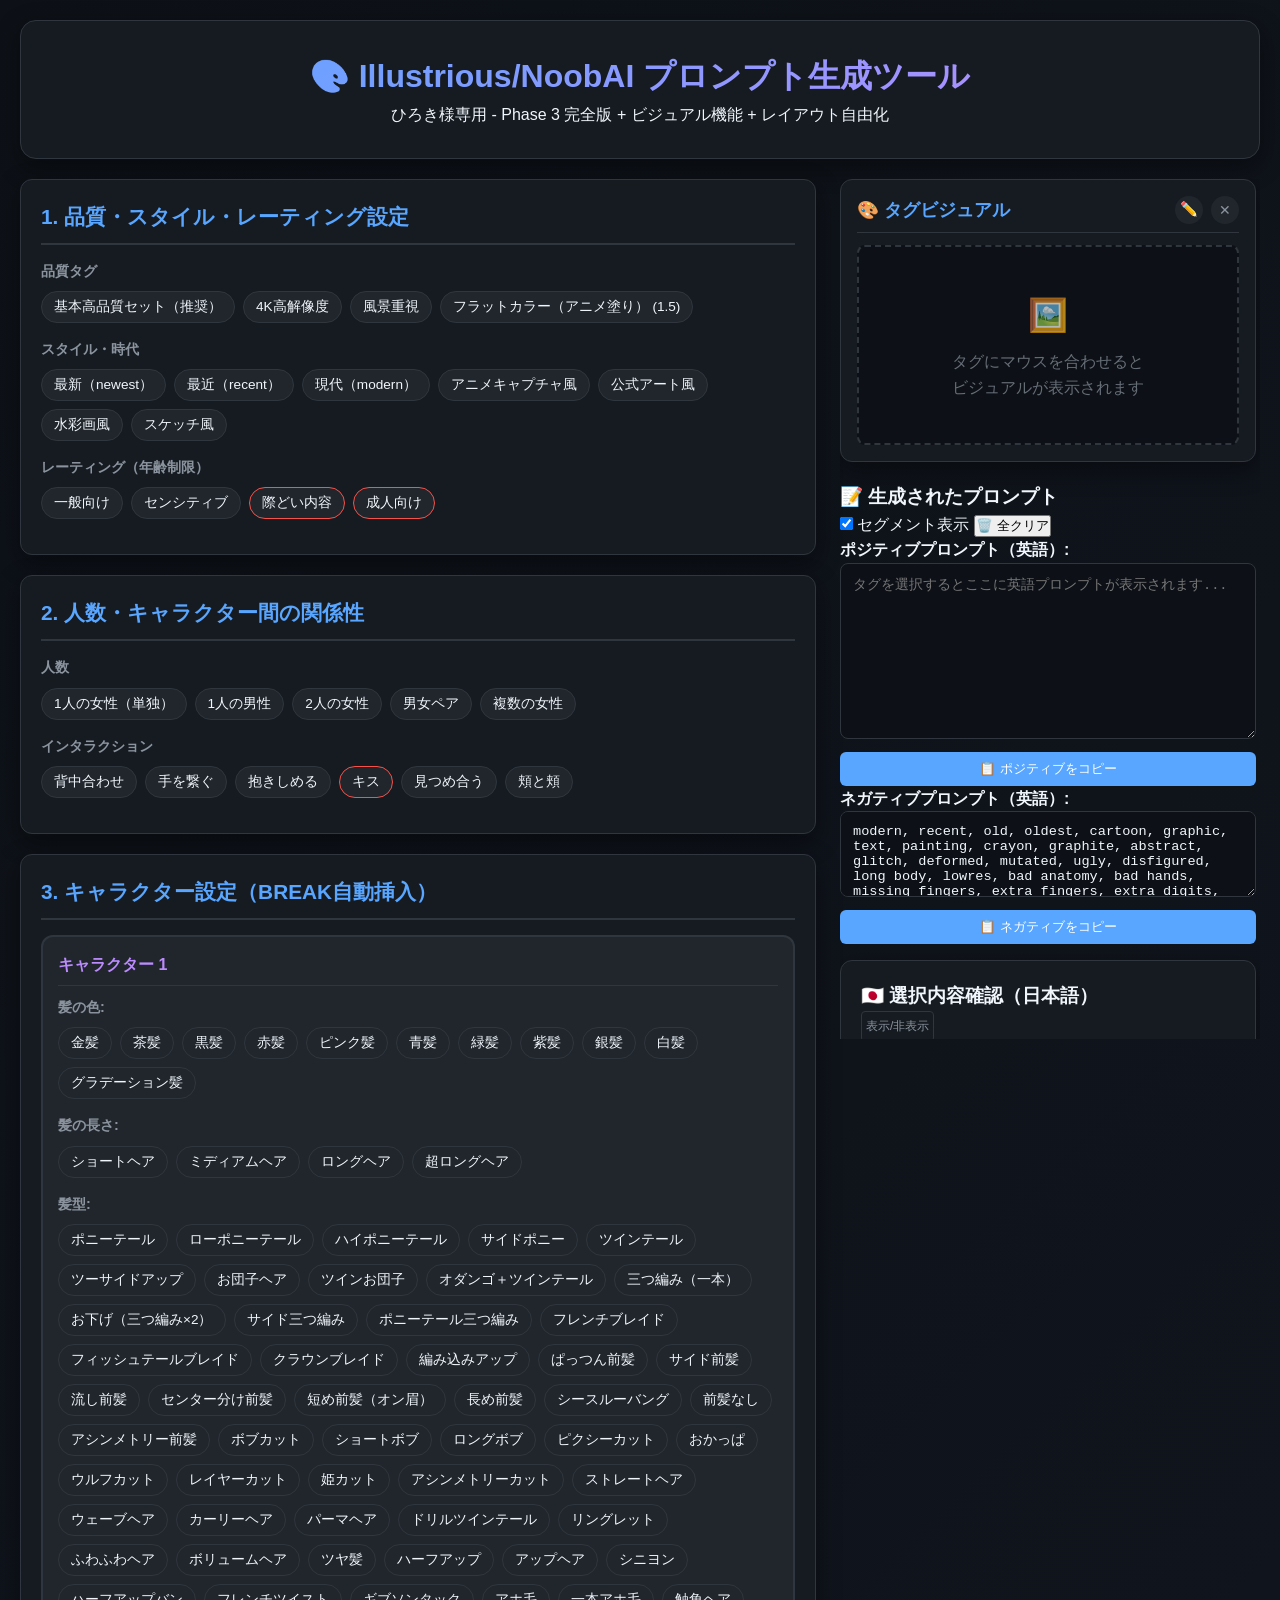
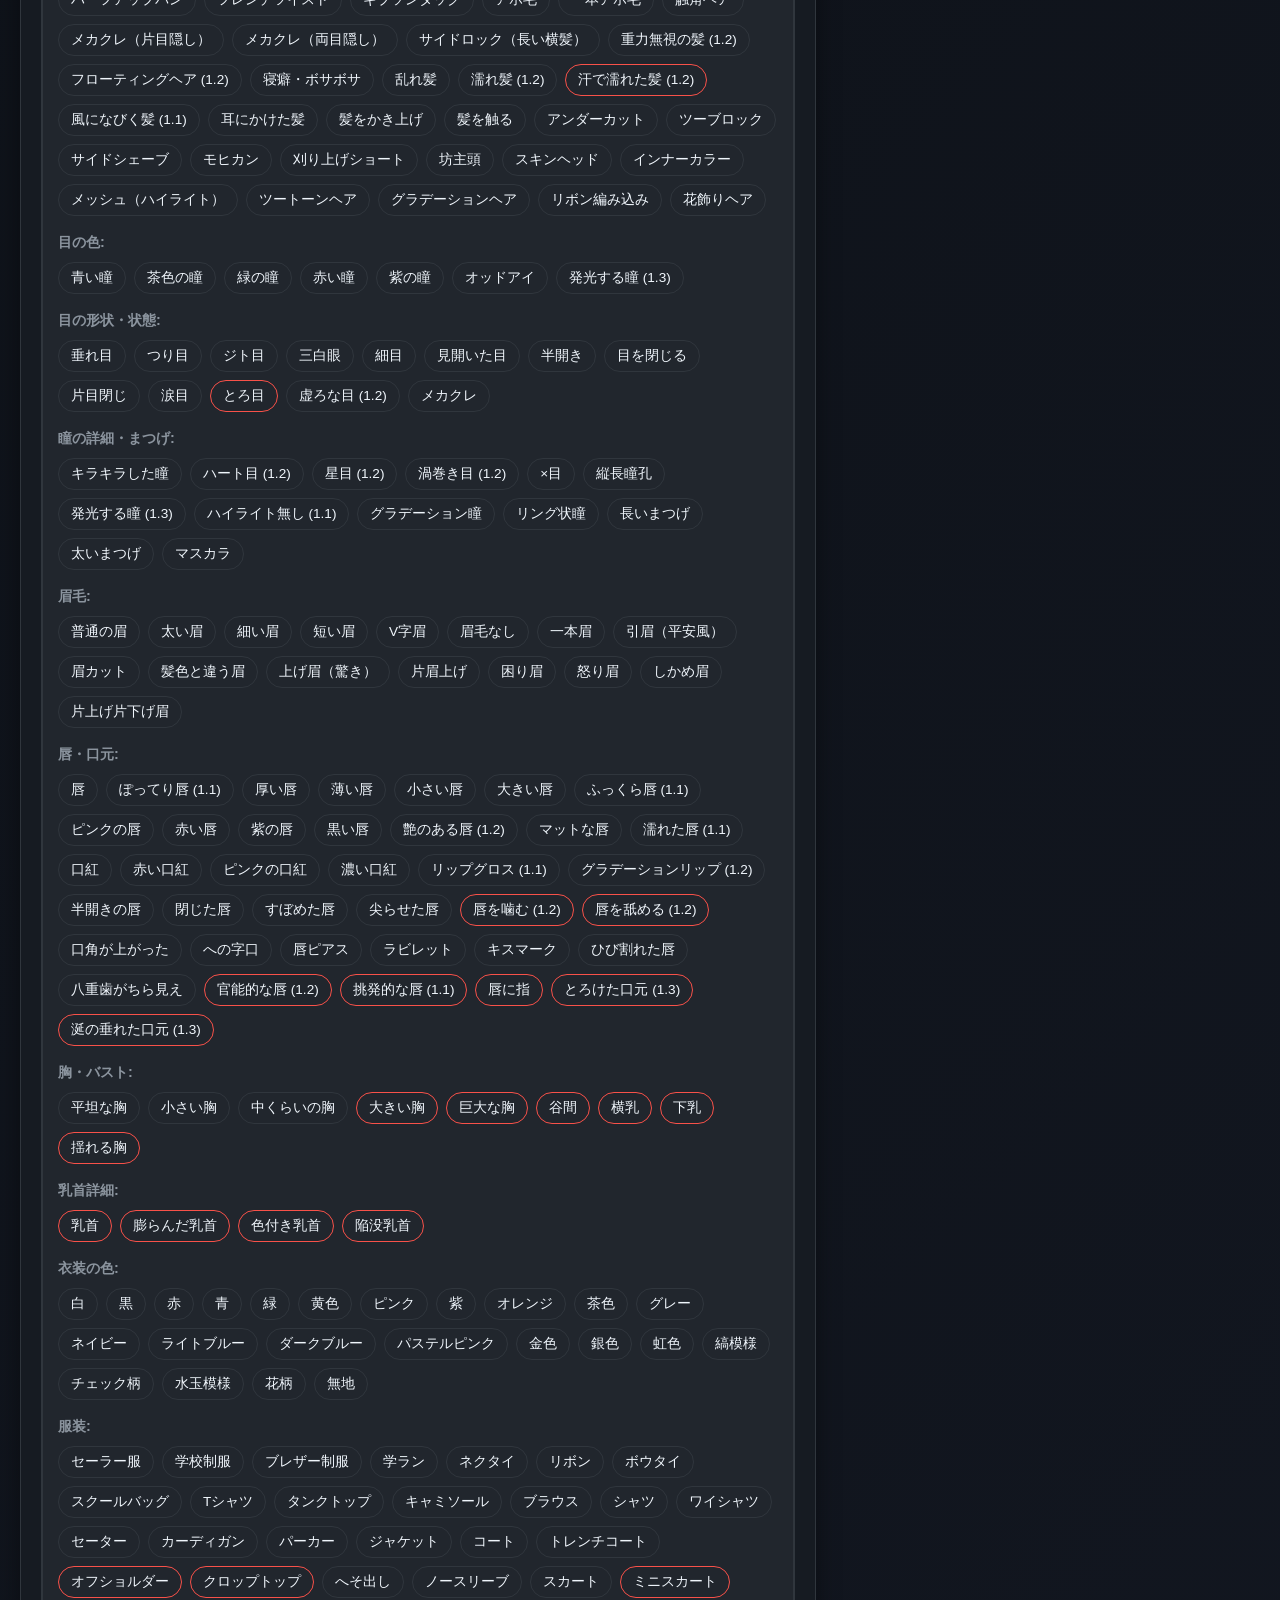
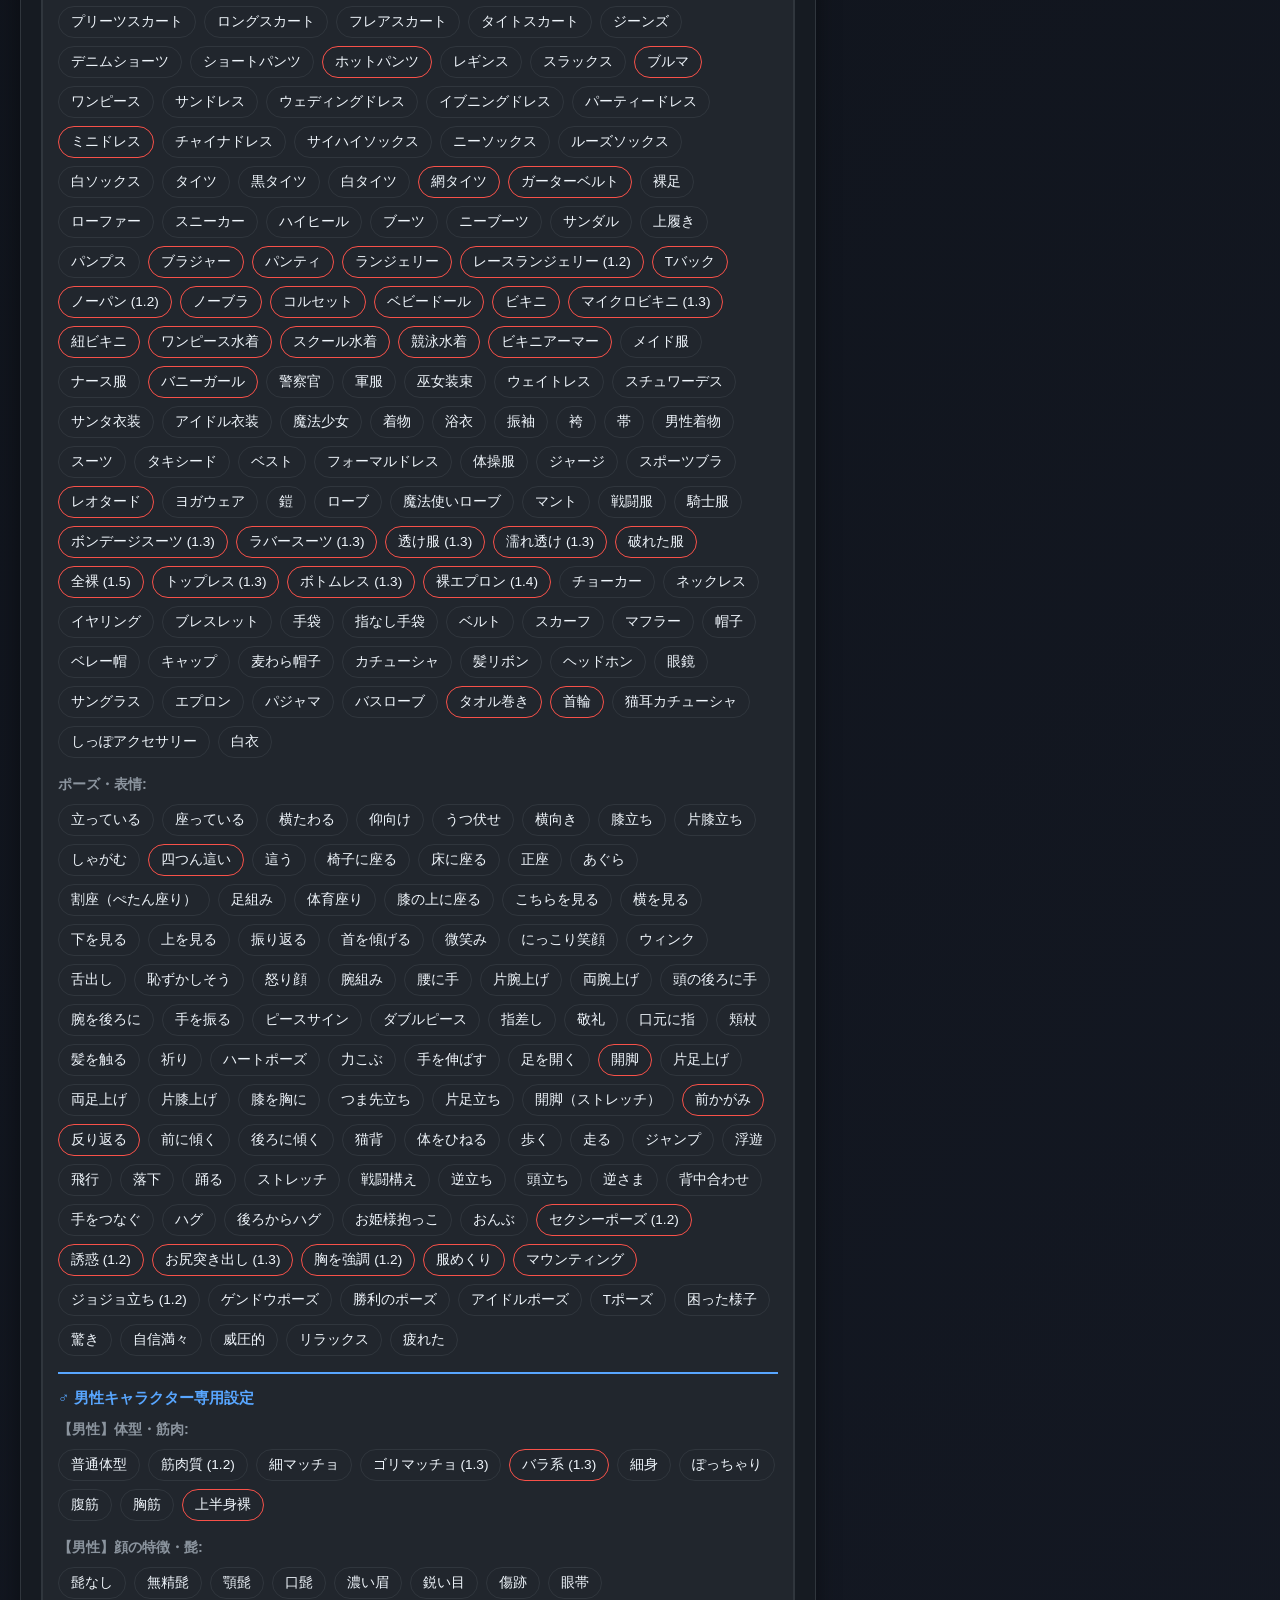
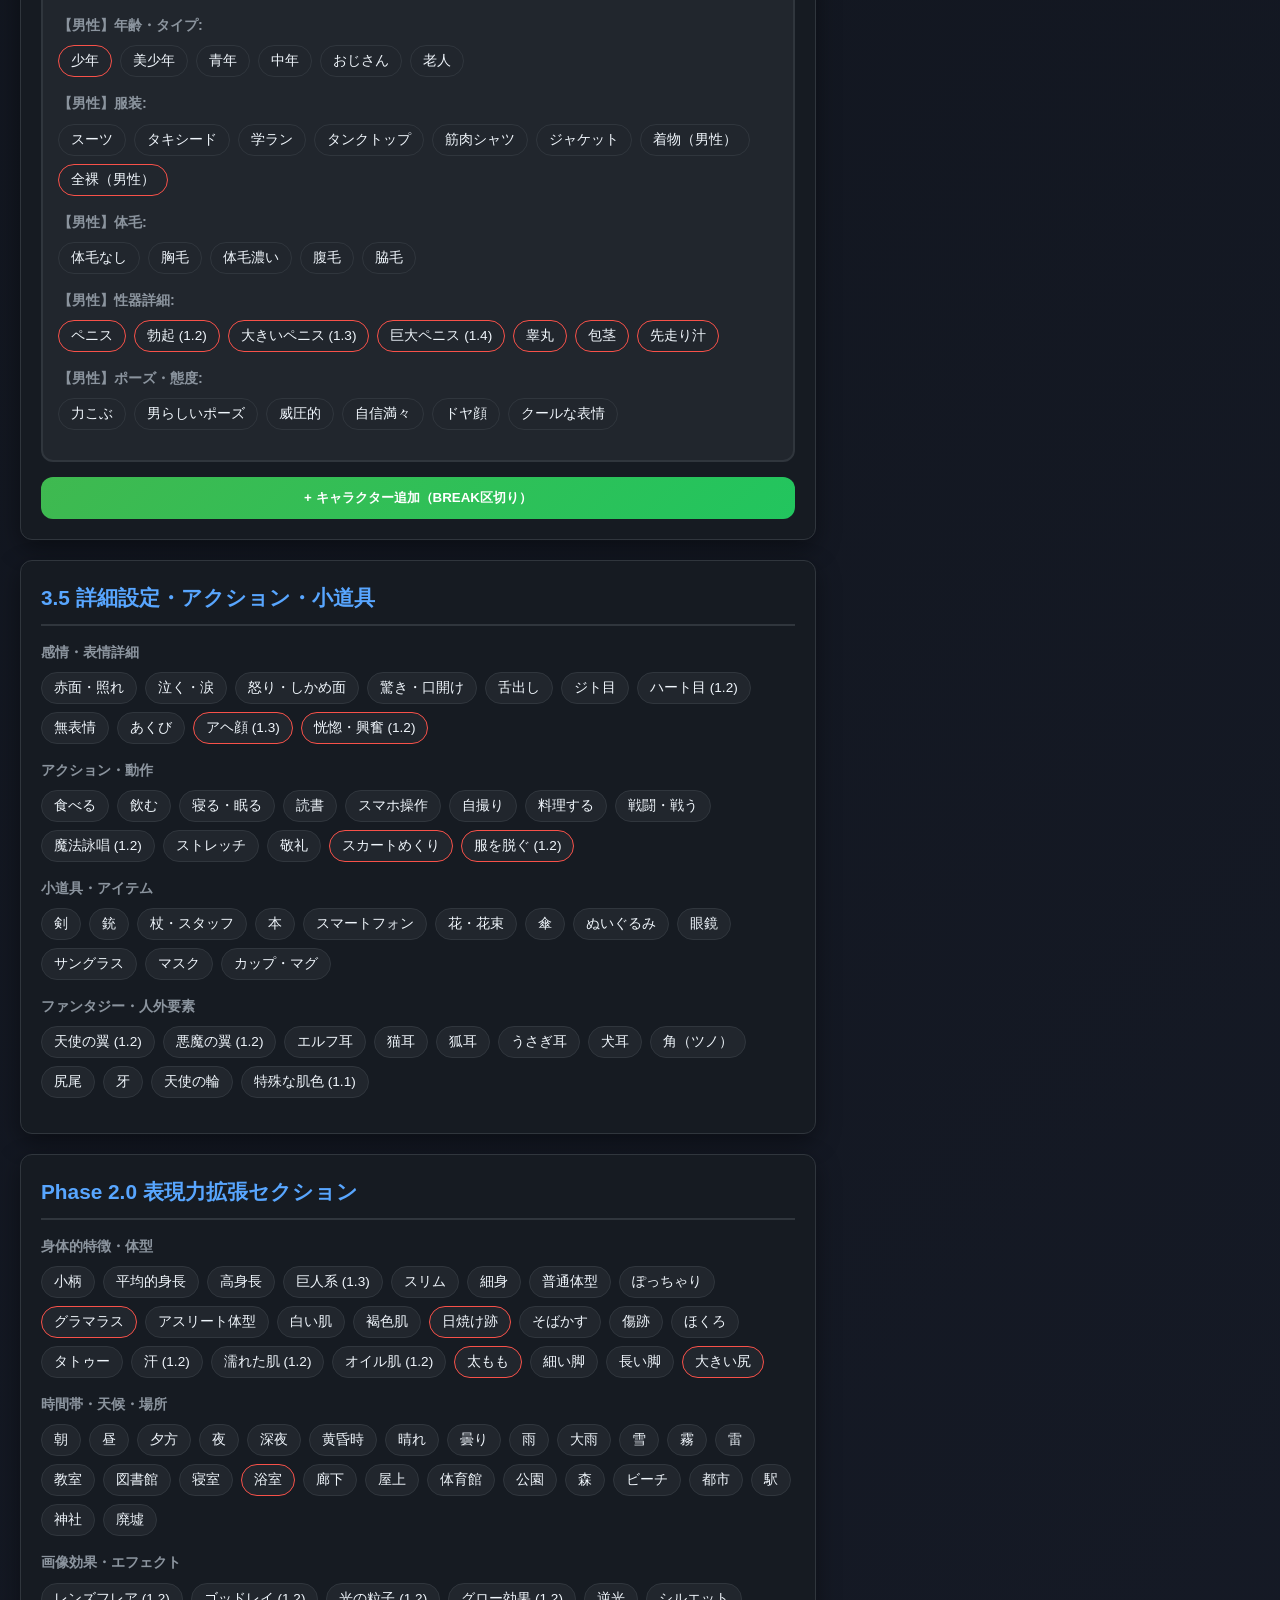
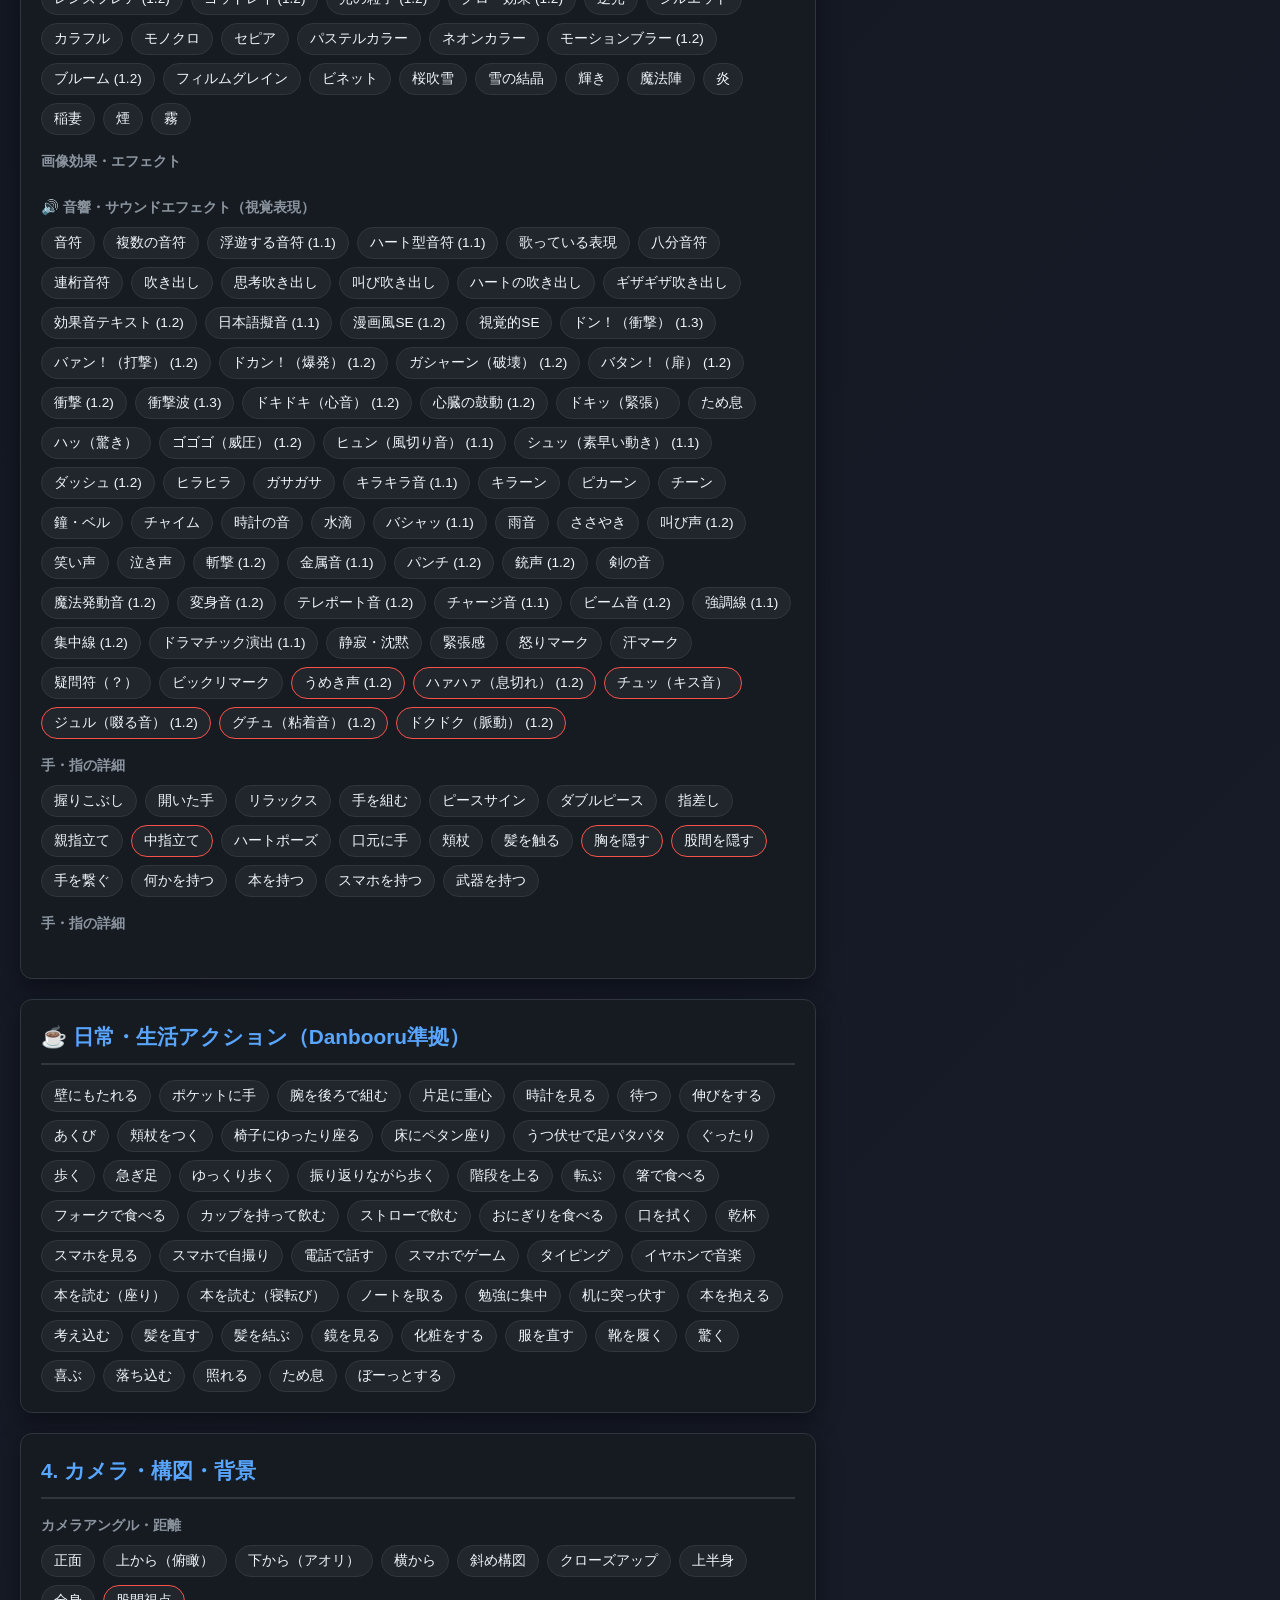
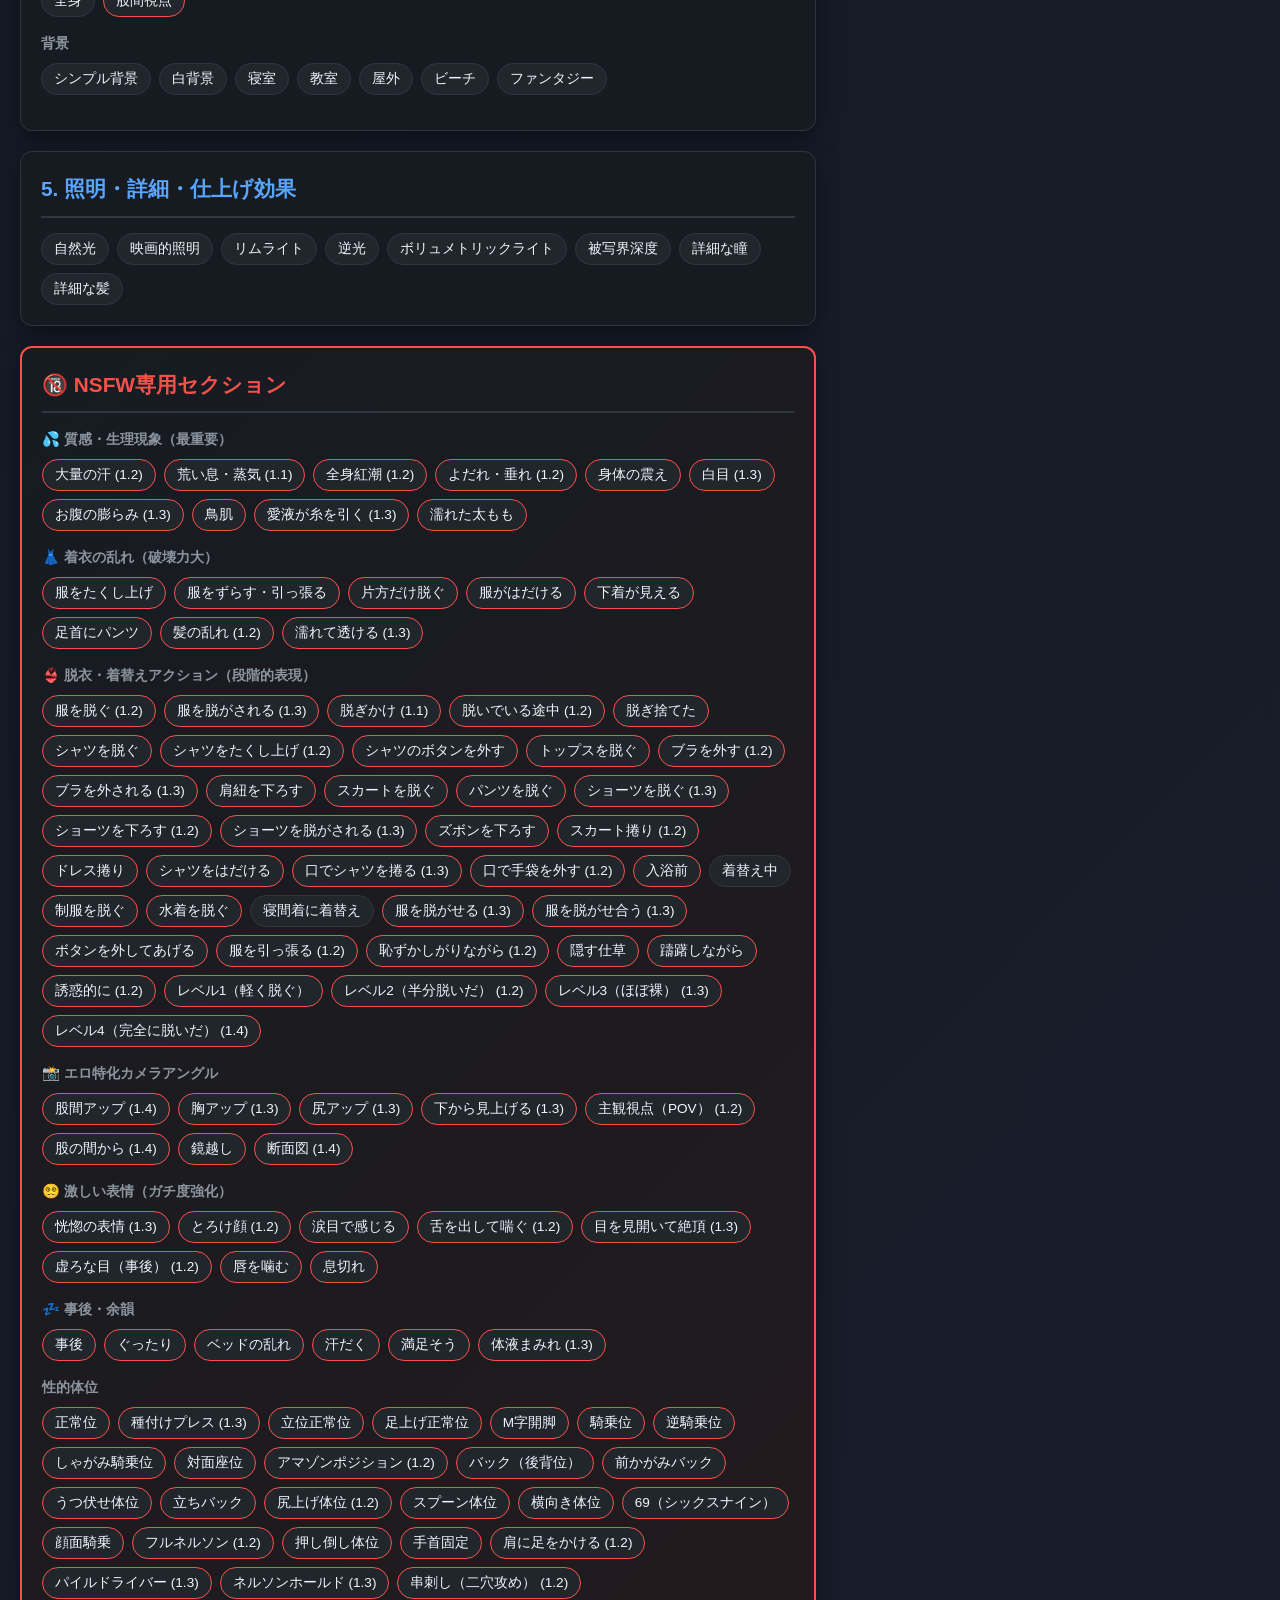
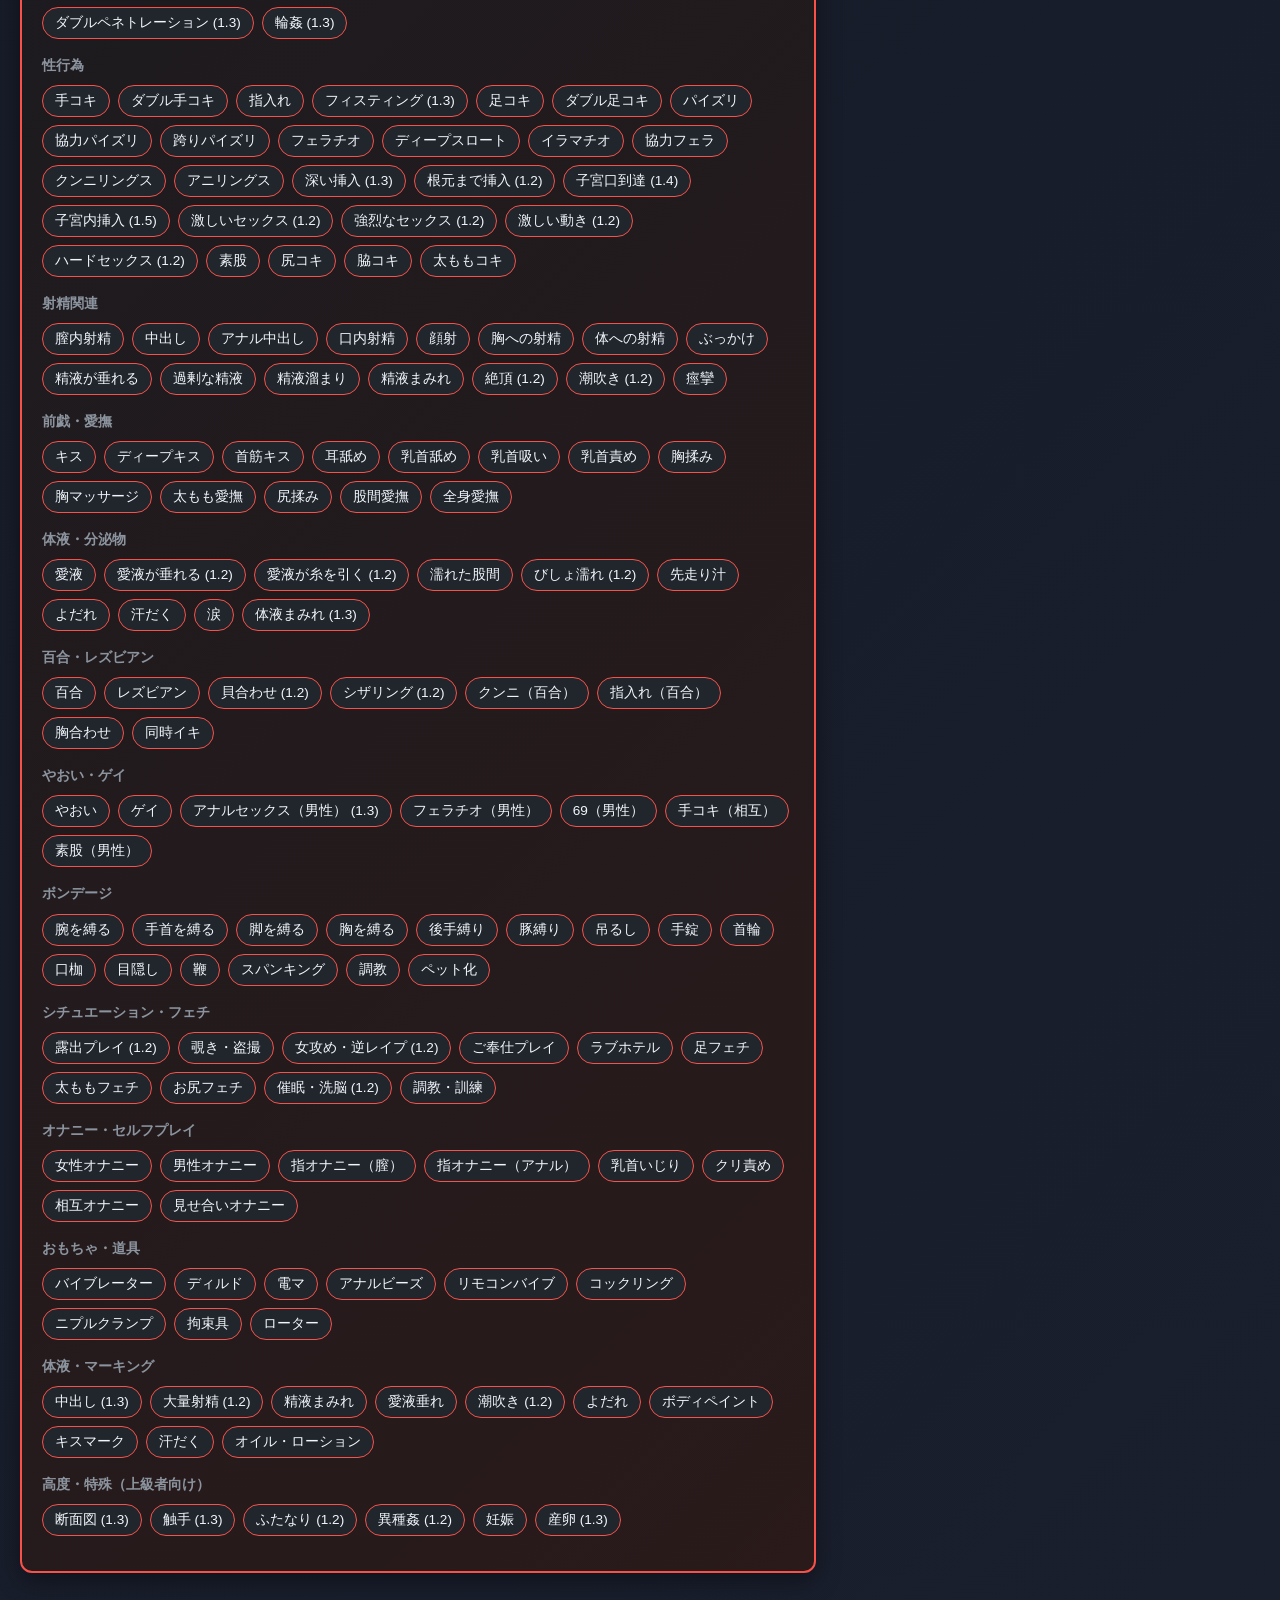
<file: index.html>
<!DOCTYPE html>
<html lang="ja">

<head>
    <meta charset="UTF-8">
    <meta name="viewport" content="width=device-width, initial-scale=1.0">
    <title>Illustrious/NoobAI プロンプト生成ツール</title>
    <link rel="stylesheet" href="style.css">
</head>

<body>
    <div class="container">
        <!-- ヘッダー -->
        <header class="header">
            <h1>🎨 Illustrious/NoobAI プロンプト生成ツール</h1>
            <p>ひろき様専用 - Phase 3 完全版 + ビジュアル機能 + レイアウト自由化</p>
            
        </header>

        <!-- メイン2カラムレイアウト -->
        <div class="main-layout">

            <!-- 左カラム：タグ選択エリア（★ソート可能） -->
            <div class="left-column" id="left-sortable">

                <!-- 1. 品質・スタイル・評価 -->
                <section class="card" id="section-1">
                    <h2>1. 品質・スタイル・レーティング設定</h2>
                    <div class="subsection">
                        <h3>品質タグ</h3>
                        <div id="quality-tags" class="tag-container"></div>
                    </div>
                    <div class="subsection">
                        <h3>スタイル・時代</h3>
                        <div id="style-tags" class="tag-container"></div>
                    </div>
                    <div class="subsection">
                        <h3>レーティング（年齢制限）</h3>
                        <div id="rating-tags" class="tag-container"></div>
                    </div>
                </section>

                <!-- 2. 人数とインタラクション -->
                <section class="card" id="section-2">
                    <h2>2. 人数・キャラクター間の関係性</h2>
                    <div class="subsection">
                        <h3>人数</h3>
                        <div id="count-tags" class="tag-container"></div>
                    </div>
                    <div class="subsection">
                        <h3>インタラクション</h3>
                        <div id="interaction-tags" class="tag-container"></div>
                    </div>
                </section>

                <!-- 3. キャラクター管理 -->
                <section class="card" id="section-3">
                    <h2>3. キャラクター設定（BREAK自動挿入）</h2>
                    <div id="characters-wrapper"></div>
                    <button id="add-character" class="add-btn">+ キャラクター追加（BREAK区切り）</button>
                </section>

                <!-- 3.5 Danbooru拡張セクション -->
                <section class="card" id="section-danbooru">
                    <h2>3.5 詳細設定・アクション・小道具</h2>

                    <div class="subsection">
                        <h3>感情・表情詳細</h3>
                        <div id="emotions-tags" class="tag-container"></div>
                    </div>

                    <div class="subsection">
                        <h3>アクション・動作</h3>
                        <div id="actions-tags" class="tag-container"></div>
                    </div>

                    <div class="subsection">
                        <h3>小道具・アイテム</h3>
                        <div id="props-tags" class="tag-container"></div>
                    </div>

                    <div class="subsection">
                        <h3>ファンタジー・人外要素</h3>
                        <div id="fantasy-tags" class="tag-container"></div>
                    </div>
                </section>

                <!-- Phase 2.0 拡張セクション -->
                <section class="card" id="section-phase2">
                    <h2>Phase 2.0 表現力拡張セクション</h2>

                    <div class="subsection">
                        <h3>身体的特徴・体型</h3>
                        <div id="body-features-tags" class="tag-container"></div>
                    </div>

                    <div class="subsection">
                        <h3>時間帯・天候・場所</h3>
                        <div id="environment-tags" class="tag-container"></div>
                    </div>

                    <div class="subsection">
                        <h3>画像効果・エフェクト</h3>
                        <div id="visual-effects-tags" class="tag-container"></div>
                    </div>

                    <!-- 既存の画像効果・エフェクト -->
<div class="subsection">
    <h3>画像効果・エフェクト</h3>
    <div id="visual-effects-tags" class="tag-container"></div>
</div>

<!-- ★ 音響・サウンドエフェクトを追加（ここから） -->
<div class="subsection">
    <h3>🔊 音響・サウンドエフェクト（視覚表現）</h3>
    <div id="sound-effects-tags" class="tag-container"></div>
</div>
<!-- ★ ここまで追加 -->

<!-- 既存の手・指の詳細 -->
<div class="subsection">
    <h3>手・指の詳細</h3>
    <div id="hand-details-tags" class="tag-container"></div>
</div>


                    <div class="subsection">
                        <h3>手・指の詳細</h3>
                        <div id="hand-details-tags" class="tag-container"></div>
                    </div>
                </section>

                <!-- 日常・生活ポーズセクション -->
                <section class="card" id="section-daily-life">
                    <h2>☕ 日常・生活アクション（Danbooru準拠）</h2>
                    <div id="daily-life-tags" class="tag-container"></div>
                </section>

                <!-- 4. カメラ・背景 -->
                <section class="card" id="section-4">
                    <h2>4. カメラ・構図・背景</h2>
                    <div class="subsection">
                        <h3>カメラアングル・距離</h3>
                        <div id="camera-tags" class="tag-container"></div>
                    </div>
                    <div class="subsection">
                        <h3>背景</h3>
                        <div id="background-tags" class="tag-container"></div>
                    </div>
                </section>

                <!-- 5. 照明・詳細・仕上げ -->
                <section class="card" id="section-5">
                    <h2>5. 照明・詳細・仕上げ効果</h2>
                    <div id="lighting-tags" class="tag-container"></div>
                </section>

                <!-- NSFW専用セクション -->
                <section class="card nsfw-section" id="section-nsfw">
                    <h2>🔞 NSFW専用セクション</h2>
                    
                    <div class="subsection">
                        <h3>💦 質感・生理現象（最重要）</h3>
                        <div id="physiology-tags" class="tag-container"></div>
                    </div>

                    <div class="subsection">
                        <h3>👗 着衣の乱れ（破壊力大）</h3>
                        <div id="clothing-disarray-tags" class="tag-container"></div>
                    </div>

                    <!-- ★ 脱衣・着替えセクションを追加 -->
<div class="subsection">
    <h3>👙 脱衣・着替えアクション（段階的表現）</h3>
    <div id="undressing-tags" class="tag-container"></div>
</div>

                    <div class="subsection">
                        <h3>📸 エロ特化カメラアングル</h3>
                        <div id="erotic-camera-tags" class="tag-container"></div>
                    </div>

                    <div class="subsection">
                        <h3>😵‍💫 激しい表情（ガチ度強化）</h3>
                        <div id="intense-expressions-tags" class="tag-container"></div>
                    </div>

                    <div class="subsection">
                        <h3>💤 事後・余韻</h3>
                        <div id="aftermath-tags" class="tag-container"></div>
                    </div>

                    <div class="subsection">
                        <h3>性的体位</h3>
                        <div id="sexual-positions-tags" class="tag-container"></div>
                    </div>
                    
                    <div class="subsection">
                        <h3>性行為</h3>
                        <div id="sex-acts-tags" class="tag-container"></div>
                    </div>
                    
                    <div class="subsection">
                        <h3>射精関連</h3>
                        <div id="cum-tags" class="tag-container"></div>
                    </div>

                    <!-- NSFW専用セクション内に追加 -->

<div class="subsection">
    <h3>前戯・愛撫</h3>
    <div id="foreplay-tags" class="tag-container"></div>
</div>

<div class="subsection">
    <h3>体液・分泌物</h3>
    <div id="bodily-fluids-tags" class="tag-container"></div>
</div>

<div class="subsection">
    <h3>百合・レズビアン</h3>
    <div id="yuri-acts-tags" class="tag-container"></div>
</div>

<div class="subsection">
    <h3>やおい・ゲイ</h3>
    <div id="yaoi-acts-tags" class="tag-container"></div>
</div>

                    <div class="subsection">
                        <h3>ボンデージ</h3>
                        <div id="bondage-tags" class="tag-container"></div>
                    </div>

                    <div class="subsection">
                        <h3>シチュエーション・フェチ</h3>
                        <div id="nsfw-context-tags" class="tag-container"></div>
                    </div>

                    <div class="subsection">
                        <h3>オナニー・セルフプレイ</h3>
                        <div id="nsfw-masturbation-tags" class="tag-container"></div>
                    </div>

                    <div class="subsection">
                        <h3>おもちゃ・道具</h3>
                        <div id="nsfw-toys-tags" class="tag-container"></div>
                    </div>

                    <div class="subsection">
                        <h3>体液・マーキング</h3>
                        <div id="nsfw-fluids-tags" class="tag-container"></div>
                    </div>

                    <div class="subsection">
                        <h3>高度・特殊（上級者向け）</h3>
                        <div id="nsfw-advanced-tags" class="tag-container"></div>
                    </div>
                </section>

            </div> <!-- /left-column -->

            <!-- 右カラム：プロンプト出力エリア -->
            <div class="right-column">
                <div class="sticky-output">

                    <!-- ★ タグビジュアルプレビュー -->
                    <div class="visual-preview-card card" id="visual-preview-panel">
                        <div class="preview-header">
                            <h3>🎨 タグビジュアル</h3>
                            <div class="preview-controls">
                                <button id="edit-visual-btn" class="edit-btn" title="画像を編集">✏️</button>
                                <button id="close-preview-btn" class="close-btn" title="閉じる">✕</button>
                            </div>
                        </div>
                        
                        <div class="preview-content" id="preview-content">
                            <div class="preview-placeholder">
                                <div class="placeholder-icon">🖼️</div>
                                <p>タグにマウスを合わせると<br>ビジュアルが表示されます</p>
                            </div>
                        </div>
                        
                        <div class="preview-info" id="preview-info" style="display: none;">
                            <div class="tag-name" id="preview-tag-name"></div>
                            <div class="tag-value" id="preview-tag-value"></div>
                        </div>
                    </div>

                    <!-- 重み調整パネル -->
                    <div class="weight-adjustment-panel" id="weight-panel" style="display: none;">
                        <div class="card">
                            <h3>⚖️ 重み調整: <span id="current-tag-name" class="tag-highlight">選択してください</span></h3>
                            <div class="weight-controls">
                                <div class="weight-input-group">
                                    <button onclick="adjustWeight(-0.1)" class="weight-btn decrease">－</button>
                                    <input type="number" id="weight-input" value="1.0" step="0.1" min="0.1" max="3.0"
                                        onchange="updateWeight()">
                                    <button onclick="adjustWeight(0.1)" class="weight-btn increase">＋</button>
                                </div>
                                <div class="weight-presets">
                                    <button onclick="setWeight(0.8)" class="preset-btn weak">0.8 弱</button>
                                    <button onclick="setWeight(1.0)" class="preset-btn normal">1.0 標準</button>
                                    <button onclick="setWeight(1.2)" class="preset-btn strong">1.2 強</button>
                                    <button onclick="setWeight(1.4)" class="preset-btn very-strong">1.4 激</button>
                                </div>
                            </div>
                        </div>
                    </div>

                    <!-- プロンプト出力エリア -->
                    <div class="output-area">
                        <div class="output-section">
                            <div class="output-header">
                                <h3>📝 生成されたプロンプト</h3>
                                <div class="controls">
                                    <label>
                                        <input type="checkbox" id="segment-mode" checked> セグメント表示
                                    </label>
                                    <button id="clear-all" class="clear-btn">🗑️ 全クリア</button>
                                </div>
                            </div>

                            <div class="output-group">
                                <h4>ポジティブプロンプト（英語）:</h4>
                                <textarea id="positive-output" rows="10"
                                    placeholder="タグを選択するとここに英語プロンプトが表示されます..."></textarea>
                                <button onclick="copyToClipboard('positive-output')" class="copy-btn">📋
                                    ポジティブをコピー</button>
                            </div>

                            <div class="output-group">
                                <h4>ネガティブプロンプト（英語）:</h4>
                                <textarea id="negative-output" rows="4"></textarea>
                                <button onclick="copyToClipboard('negative-output')" class="copy-btn">📋
                                    ネガティブをコピー</button>
                            </div>
                        </div>
                    </div>

                    <!-- 日本語訳確認エリア -->
                    <div class="translation-verification-area">
                        <div class="card">
                            <div class="output-header">
                                <h3>🇯🇵 選択内容確認（日本語）</h3>
                                <div class="controls">
                                    <button onclick="toggleTranslationArea()" id="toggle-translation"
                                        class="preset-btn">表示/非表示</button>
                                </div>
                            </div>
                            <div id="translation-display" class="translation-display">
                                <div class="translation-content">
                                    <p class="placeholder-text">タグを選択すると、ここに日本語で内容が表示されます...</p>
                                </div>
                            </div>
                        </div>
                    </div>

                    <!-- プリセット管理 -->
                    <div class="preset-area card">
                        <h3>💾 プリセット管理</h3>
                        <div class="preset-controls">
                            <input type="text" id="preset-name" placeholder="プリセット名を入力...">
                            <div class="preset-buttons">
                                <button id="save-preset" class="preset-btn">保存</button>
                                <button id="load-preset" class="preset-btn">読み込み</button>
                                <button id="delete-preset" class="preset-btn delete-btn">削除</button>
                            </div>
                            <select id="preset-list">
                                <option value="">プリセットを選択...</option>
                            </select>
                        </div>
                    </div>

                </div> <!-- /sticky-output -->
            </div> <!-- /right-column -->

        </div> <!-- /main-layout -->
    </div>

    <!-- ★ 画像編集モーダル -->
    <div class="image-edit-modal" id="image-edit-modal" style="display: none;">
        <div class="modal-backdrop"></div>
        <div class="modal-content">
            <div class="modal-header">
                <h3>画像を編集：<span id="modal-tag-name"></span></h3>
                <button class="modal-close" id="modal-close-btn">✕</button>
            </div>
            
            <div class="modal-body">
                <div class="upload-tabs">
                    <button class="tab-btn active" data-tab="url">🔗 URL</button>
                    <button class="tab-btn" data-tab="file">📁 ファイル</button>
                </div>
                
                <div class="tab-content">
                    <div id="url-tab" class="tab-panel active">
                        <label>画像URL:</label>
                        <input type="text" id="image-url-input" placeholder="https://example.com/image.jpg">
                        <small>※ Danbooru、Imgur、Pixivなどの画像URLが使用できます</small>
                    </div>
                    
                    <div id="file-tab" class="tab-panel">
                        <label>ファイルアップロード:</label>
                        <input type="file" id="image-file-input" accept="image/*">
                        <small>※ JPG, PNG, WebP形式対応（推奨サイズ：2MB以下）</small>
                    </div>
                </div>
                
                <div class="current-preview" id="modal-preview" style="display: none;">
                    <label>プレビュー:</label>
                    <img id="modal-preview-img" alt="プレビュー">
                </div>
            </div>
            
            <div class="modal-footer">
                <button class="btn-secondary" id="modal-cancel-btn">キャンセル</button>
                <button class="btn-danger" id="delete-image-btn" style="display: none;">削除</button>
                <button class="btn-primary" id="modal-save-btn">保存</button>
            </div>
        </div>
    </div>

    <script src="database.js"></script>
    <script src="app.js"></script>
</body>

</html>
</file>
<file: style.css>
:root {
    --bg-primary: #0d1117;
    --bg-secondary: #161b22;
    --bg-tertiary: #21262d;
    --text-primary: #f0f6fc;
    --text-secondary: #8b949e;
    --accent-blue: #58a6ff;
    --accent-purple: #bc8cff;
    --accent-green: #3fb950;
    --accent-red: #f85149;
    --border-color: #30363d;
    --shadow: 0 8px 24px rgba(0,0,0,0.4);
}

* { margin: 0; padding: 0; box-sizing: border-box; }

body {
    font-family: -apple-system, BlinkMacSystemFont, 'Segoe UI', sans-serif;
    background: linear-gradient(135deg, var(--bg-primary) 0%, #1a1f2e 100%);
    color: var(--text-primary);
    line-height: 1.6;
    min-height: 100vh;
}

/* ==========================================
   レイアウト - PC/スマホ完全対応版
   ========================================== */

.container { 
    max-width: 1400px; 
    margin: 0 auto; 
    padding: 20px; 
}

/* PC版：2カラムレイアウト */
@media (min-width: 769px) {
    .main-layout {
        display: grid;
        grid-template-columns: 1fr 420px;
        gap: 24px;
        align-items: start;
        margin-top: 20px;
    }

    .left-column { 
        min-width: 0; 
    }
    
    .right-column { 
        width: 420px; 
    }

    .sticky-output {
        position: sticky;
        top: 20px;
        max-height: calc(100vh - 40px);
        overflow-y: auto;
        padding-right: 4px;
    }
}

/* スマホ版：シンプルな縦並び */
@media (max-width: 768px) {
    .main-layout { 
        display: flex; 
        flex-direction: column;
        margin-top: 20px;
    }
    
    .left-column,
    .right-column { 
        width: 100%; 
    }
    
    .right-column { 
        order: -1;
    }
    
    .sticky-output { 
        position: static; 
        max-height: none; 
    }
}

/* ==========================================
   ヘッダー・カード共通
   ========================================== */

.header {
    text-align: center;
    margin-bottom: 20px;
    padding: 30px;
    background: var(--bg-secondary);
    border-radius: 16px;
    box-shadow: var(--shadow);
    border: 1px solid var(--border-color);
}

.header h1 {
    font-size: 2rem;
    background: linear-gradient(135deg, var(--accent-blue), var(--accent-purple));
    -webkit-background-clip: text;
    -webkit-text-fill-color: transparent;
}

@media (max-width: 768px) {
    .header h1 {
        font-size: 1.5rem;
    }
}

.card {
    background: var(--bg-secondary);
    border: 1px solid var(--border-color);
    border-radius: 12px;
    padding: 20px;
    margin-bottom: 20px;
    box-shadow: var(--shadow);
    transition: all 0.3s ease;
}

.card:hover { 
    border-color: var(--accent-blue); 
}

.card h2 {
    color: var(--accent-blue);
    border-bottom: 2px solid var(--border-color);
    padding-bottom: 10px;
    margin-bottom: 15px;
    font-size: 1.3rem;
}

@media (max-width: 768px) {
    .card {
        padding: 15px;
        margin-bottom: 15px;
    }
}

.subsection { 
    margin-bottom: 15px; 
}

.subsection h3 {
    color: var(--text-secondary);
    font-size: 0.9rem;
    margin-bottom: 8px;
    text-transform: uppercase;
}

/* ==========================================
   タグボタン
   ========================================== */

.tag-container { 
    display: flex; 
    flex-wrap: wrap; 
    gap: 8px; 
}

.tag-btn {
    background: var(--bg-tertiary);
    border: 1px solid var(--border-color);
    color: var(--text-primary);
    padding: 6px 12px;
    border-radius: 20px;
    cursor: pointer;
    font-size: 0.85rem;
    transition: all 0.2s ease;
    font-family: inherit;
}

.tag-btn:hover {
    background: var(--accent-blue);
    color: var(--bg-primary);
    transform: scale(1.05);
}

.tag-btn.selected {
    background: linear-gradient(135deg, var(--accent-blue), var(--accent-purple));
    color: white;
    border-color: var(--accent-blue);
    font-weight: 600;
    box-shadow: 0 4px 12px rgba(88, 166, 255, 0.3);
}

.tag-btn.nsfw { 
    border-color: var(--accent-red); 
}

.tag-btn.nsfw.selected {
    background: linear-gradient(135deg, var(--accent-red), #ff6b9d);
    box-shadow: 0 4px 12px rgba(248, 81, 73, 0.3);
}

/* スマホ版タグボタン最適化 */
@media (max-width: 768px) {
    .tag-btn {
        padding: 10px 16px;
        font-size: 0.9rem;
        min-height: 44px;
        touch-action: manipulation;
        -webkit-tap-highlight-color: transparent;
    }
}

/* タッチデバイス専用 */
@media (hover: none) and (pointer: coarse) {
    .tag-btn:hover {
        transform: none;
        background: var(--bg-tertiary);
    }
    
    .tag-btn:active {
        transform: scale(0.95);
    }
}

/* ==========================================
   キャラクターブロック
   ========================================== */

.character-block {
    background: var(--bg-tertiary);
    border: 2px solid var(--border-color);
    border-radius: 12px;
    padding: 15px;
    margin-bottom: 15px;
}

.character-header {
    display: flex;
    justify-content: space-between;
    align-items: center;
    margin-bottom: 10px;
    padding-bottom: 8px;
    border-bottom: 1px solid var(--border-color);
}

.character-title { 
    color: var(--accent-purple); 
}

.remove-character {
    background: var(--accent-red);
    border: none;
    color: white;
    padding: 4px 10px;
    border-radius: 6px;
    cursor: pointer;
}

.add-btn {
    width: 100%;
    background: linear-gradient(135deg, var(--accent-green), #22c55e);
    border: none;
    color: white;
    padding: 12px;
    border-radius: 12px;
    font-weight: 600;
    cursor: pointer;
}

.male-section-header {
    margin: 16px 0 8px 0;
    padding-top: 12px;
    border-top: 2px solid var(--accent-blue);
}

.male-section-title {
    color: var(--accent-blue);
    font-size: 0.95rem;
    font-weight: 600;
    margin-bottom: 8px;
}

/* ==========================================
   ビジュアルプレビューパネル（PC専用）
   ========================================== */

.visual-preview-card {
    background: var(--bg-secondary);
    border: 1px solid var(--border-color);
    border-radius: 12px;
    padding: 16px;
    margin-bottom: 20px;
    box-shadow: var(--shadow);
}

.preview-header {
    display: flex;
    justify-content: space-between;
    align-items: center;
    margin-bottom: 12px;
    padding-bottom: 8px;
    border-bottom: 1px solid var(--border-color);
}

.preview-header h3 {
    margin: 0;
    font-size: 1.1rem;
    color: var(--accent-blue);
}

.preview-controls {
    display: flex;
    gap: 8px;
}

.edit-btn, .close-btn {
    width: 28px;
    height: 28px;
    border: none;
    border-radius: 50%;
    background: var(--bg-tertiary);
    color: var(--text-secondary);
    cursor: pointer;
    transition: all 0.2s ease;
    font-size: 0.9rem;
}

.edit-btn:hover {
    background: var(--accent-blue);
    color: white;
}

.close-btn:hover {
    background: var(--accent-red);
    color: white;
}

.preview-content {
    width: 100%;
    height: 200px;
    background: var(--bg-primary);
    border: 2px dashed var(--border-color);
    border-radius: 8px;
    display: flex;
    align-items: center;
    justify-content: center;
    overflow: hidden;
    position: relative;
}

.preview-placeholder {
    text-align: center;
    color: var(--text-secondary);
    opacity: 0.7;
}

.placeholder-icon {
    font-size: 2rem;
    margin-bottom: 8px;
}

.preview-image {
    width: 100%;
    height: 100%;
    object-fit: contain;
    border-radius: 6px;
}

.preview-info {
    margin-top: 8px;
    padding: 8px;
    background: var(--bg-tertiary);
    border-radius: 6px;
}

.tag-name {
    font-weight: 600;
    color: var(--accent-purple);
    margin-bottom: 2px;
}

.tag-value {
    font-size: 0.8rem;
    font-family: monospace;
    color: var(--text-secondary);
}

/* スマホではビジュアルプレビューを完全非表示 */
@media (max-width: 768px) {
    .visual-preview-card,
    #visual-preview-panel {
        display: none !important;
        visibility: hidden !important;
    }
}

@media (hover: none) and (pointer: coarse) {
    #visual-preview-panel {
        display: none !important;
        visibility: hidden !important;
    }
}

/* ==========================================
   重み調整パネル（PC専用）
   ========================================== */

.weight-adjustment-panel { 
    margin-bottom: 16px; 
    animation: slideDown 0.3s ease-out; 
}

.tag-highlight { 
    color: var(--accent-blue); 
    font-weight: 600; 
}

.weight-controls { 
    display: flex; 
    flex-direction: column; 
    gap: 10px; 
    margin: 10px 0; 
}

.weight-input-group { 
    display: flex; 
    align-items: center; 
    justify-content: center; 
    gap: 10px; 
}

.weight-btn {
    width: 32px; 
    height: 32px; 
    border-radius: 50%;
    border: 2px solid var(--border-color);
    background: var(--bg-secondary); 
    color: var(--text-primary);
    cursor: pointer; 
    font-weight: 600;
}

.weight-btn.decrease:hover { 
    background: var(--accent-red); 
    border-color: var(--accent-red); 
}

.weight-btn.increase:hover { 
    background: var(--accent-green); 
    border-color: var(--accent-green); 
}

#weight-input {
    width: 70px; 
    text-align: center; 
    padding: 6px;
    border-radius: 6px; 
    border: 2px solid var(--accent-blue);
    background: var(--bg-primary); 
    color: var(--accent-blue); 
    font-weight: 600;
}

.weight-presets { 
    display: grid; 
    grid-template-columns: repeat(4, 1fr); 
    gap: 4px; 
}

.preset-btn {
    padding: 6px 4px; 
    border-radius: 4px;
    border: 1px solid var(--border-color);
    background: var(--bg-secondary); 
    color: var(--text-secondary);
    cursor: pointer; 
    font-size: 0.75rem;
}

.preset-btn.strong:hover { 
    background: var(--accent-blue); 
    color: white; 
}

/* スマホでは重み調整パネルを完全非表示 */
@media (max-width: 768px) {
    .weight-adjustment-panel,
    #weight-panel {
        display: none !important;
        visibility: hidden !important;
    }
}

@media (hover: none) and (pointer: coarse) {
    #weight-panel {
        display: none !important;
        visibility: hidden !important;
    }
}

/* ==========================================
   出力エリア
   ========================================== */

.output-area { 
    margin-bottom: 16px; 
}

textarea {
    width: 100%; 
    background: var(--bg-primary);
    border: 1px solid var(--border-color);
    border-radius: 8px; 
    color: var(--text-primary);
    padding: 12px; 
    font-family: monospace; 
    font-size: 0.85rem;
    resize: vertical;
}

@media (max-width: 768px) {
    textarea {
        font-size: 16px;
    }
}

.copy-btn {
    width: 100%; 
    background: var(--accent-blue);
    border: none; 
    color: white; 
    padding: 8px;
    border-radius: 6px; 
    cursor: pointer; 
    margin-top: 5px;
}

/* ==========================================
   NSFWセクション
   ========================================== */

.nsfw-section {
    border: 2px solid var(--accent-red);
    background: linear-gradient(135deg, var(--bg-secondary) 0%, #2a1a1a 100%);
}

.nsfw-section h2 { 
    color: var(--accent-red); 
}

/* ==========================================
   日本語訳エリア
   ========================================== */

.translation-display { 
    max-height: 300px; 
    overflow-y: auto; 
}

.translation-content { 
    padding: 10px; 
    background: var(--bg-primary); 
    border-radius: 8px; 
    border: 1px solid var(--accent-blue); 
}

.placeholder-text { 
    text-align: center; 
    color: var(--text-secondary); 
    padding: 10px; 
    font-size: 0.8rem; 
}

.translation-section { 
    margin-bottom: 10px; 
    border-bottom: 1px solid var(--border-color); 
    padding-bottom: 8px; 
}

.section-header { 
    display: flex; 
    align-items: center; 
    gap: 6px; 
    margin-bottom: 6px; 
}

.section-title { 
    font-weight: 600; 
    color: var(--accent-blue); 
    font-size: 0.85rem; 
}

.tag-list { 
    display: flex; 
    flex-wrap: wrap; 
    gap: 4px; 
}

.translation-tag {
    background: var(--bg-tertiary); 
    border: 1px solid var(--border-color);
    border-radius: 4px; 
    padding: 2px 6px; 
    font-size: 0.75rem;
}

.translation-tag.weighted { 
    border-color: var(--accent-red); 
}

.weight-indicator { 
    background: var(--accent-red); 
    color: white; 
    padding: 0 3px; 
    border-radius: 2px; 
    font-size: 0.7rem; 
    margin-left: 3px; 
}

/* ==========================================
   プリセット管理
   ========================================== */

.preset-controls input, 
.preset-controls select { 
    width: 100%; 
    margin-bottom: 6px; 
    padding: 6px; 
    background: var(--bg-primary); 
    color: var(--text-primary); 
    border: 1px solid var(--border-color); 
    border-radius: 4px; 
}

.preset-buttons { 
    display: flex; 
    gap: 4px; 
    margin-bottom: 6px; 
}

.delete-btn { 
    background: var(--accent-red); 
}

/* ==========================================
   画像編集モーダル
   ========================================== */

.image-edit-modal {
    position: fixed;
    top: 0;
    left: 0;
    right: 0;
    bottom: 0;
    z-index: 2000;
    display: flex;
    align-items: center;
    justify-content: center;
}

.modal-backdrop {
    position: absolute;
    top: 0;
    left: 0;
    right: 0;
    bottom: 0;
    background: rgba(0, 0, 0, 0.8);
}

.modal-content {
    position: relative;
    background: var(--bg-secondary);
    border: 2px solid var(--accent-blue);
    border-radius: 16px;
    width: 90%;
    max-width: 500px;
    max-height: 90vh;
    overflow-y: auto;
    box-shadow: 0 20px 60px rgba(0, 0, 0, 0.6);
}

@media (max-width: 768px) {
    .modal-content {
        width: 95%;
        margin: 10px;
    }
}

.modal-header {
    display: flex;
    justify-content: space-between;
    align-items: center;
    padding: 20px;
    border-bottom: 1px solid var(--border-color);
}

.modal-header h3 {
    margin: 0;
    color: var(--accent-blue);
}

.modal-close {
    background: none;
    border: none;
    color: var(--text-secondary);
    font-size: 1.2rem;
    cursor: pointer;
    padding: 4px;
    border-radius: 4px;
}

.modal-close:hover {
    background: var(--accent-red);
    color: white;
}

.modal-body {
    padding: 20px;
}

.upload-tabs {
    display: flex;
    margin-bottom: 16px;
    border-bottom: 1px solid var(--border-color);
}

.tab-btn {
    flex: 1;
    padding: 8px 16px;
    background: none;
    border: none;
    color: var(--text-secondary);
    cursor: pointer;
    border-bottom: 2px solid transparent;
    transition: all 0.2s ease;
}

.tab-btn.active {
    color: var(--accent-blue);
    border-bottom-color: var(--accent-blue);
}

.tab-panel {
    display: none;
}

.tab-panel.active {
    display: block;
}

.tab-panel label {
    display: block;
    margin-bottom: 6px;
    color: var(--text-secondary);
    font-size: 0.9rem;
}

.tab-panel input {
    width: 100%;
    padding: 10px;
    background: var(--bg-primary);
    border: 1px solid var(--border-color);
    border-radius: 6px;
    color: var(--text-primary);
    margin-bottom: 8px;
}

.tab-panel small {
    color: var(--text-secondary);
    font-size: 0.75rem;
}

.current-preview {
    margin-top: 16px;
    padding-top: 16px;
    border-top: 1px solid var(--border-color);
}

.current-preview img {
    width: 100%;
    max-height: 200px;
    object-fit: contain;
    border-radius: 6px;
    border: 1px solid var(--border-color);
}

.modal-footer {
    display: flex;
    gap: 10px;
    padding: 20px;
    border-top: 1px solid var(--border-color);
}

.modal-footer button {
    flex: 1;
    padding: 10px;
    border: none;
    border-radius: 6px;
    font-weight: 600;
    cursor: pointer;
    transition: all 0.2s ease;
}

.btn-primary {
    background: var(--accent-blue);
    color: white;
}

.btn-primary:hover {
    background: #4a90e2;
}

.btn-secondary {
    background: var(--bg-tertiary);
    color: var(--text-secondary);
}

.btn-secondary:hover {
    background: var(--border-color);
}

.btn-danger {
    background: var(--accent-red);
    color: white;
}

.btn-danger:hover {
    background: #e74c3c;
}

/* ==========================================
   スクロールバー
   ========================================== */

::-webkit-scrollbar { 
    width: 8px; 
}

::-webkit-scrollbar-track { 
    background: var(--bg-tertiary); 
}

::-webkit-scrollbar-thumb { 
    background: var(--accent-blue); 
    border-radius: 4px; 
}

/* ==========================================
   アニメーション
   ========================================== */

@keyframes slideIn {
    from {
        opacity: 0;
        transform: translateY(-20px);
    }
    to {
        opacity: 1;
        transform: translateY(0);
    }
}

.visual-preview-card.show-image {
    animation: slideIn 0.3s ease-out;
}

@keyframes slideDown { 
    from { 
        opacity: 0; 
        transform: translateY(-10px); 
    } 
    to { 
        opacity: 1; 
        transform: translateY(0); 
    } 
}
</file>
